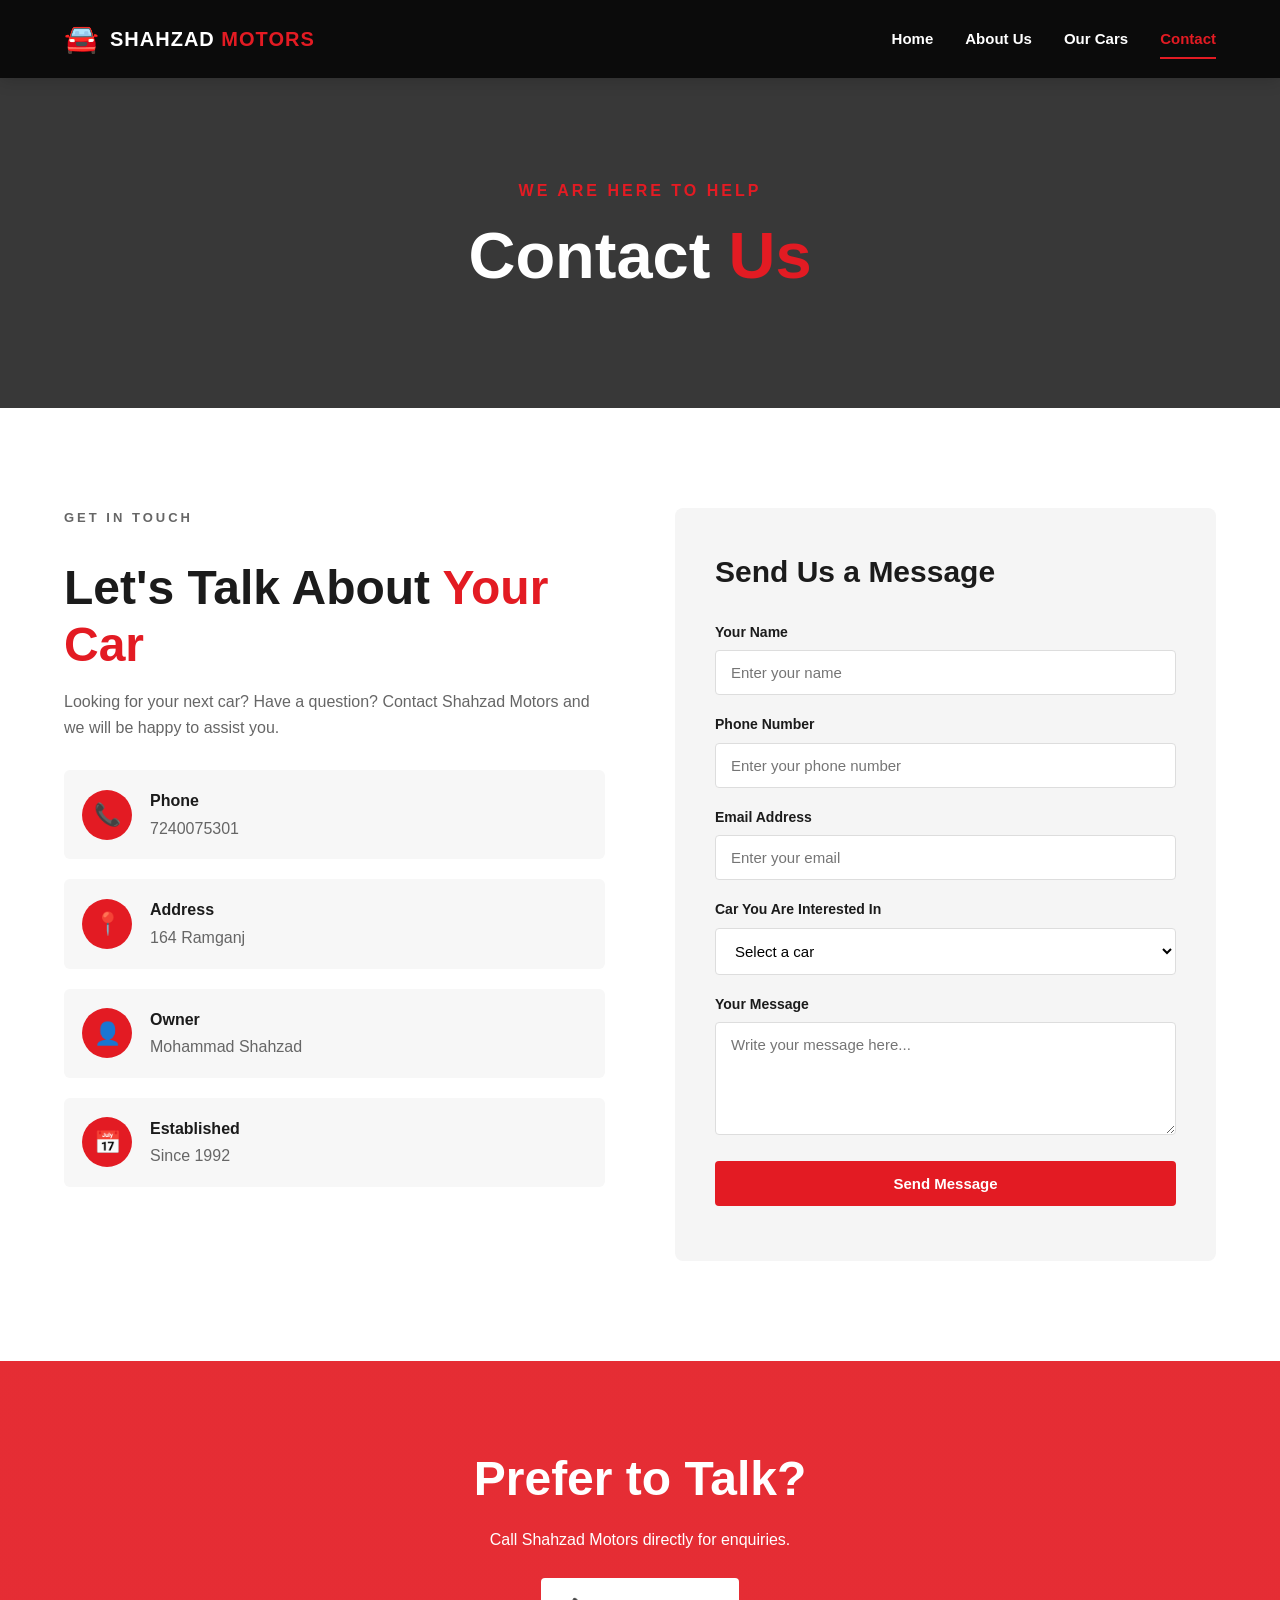
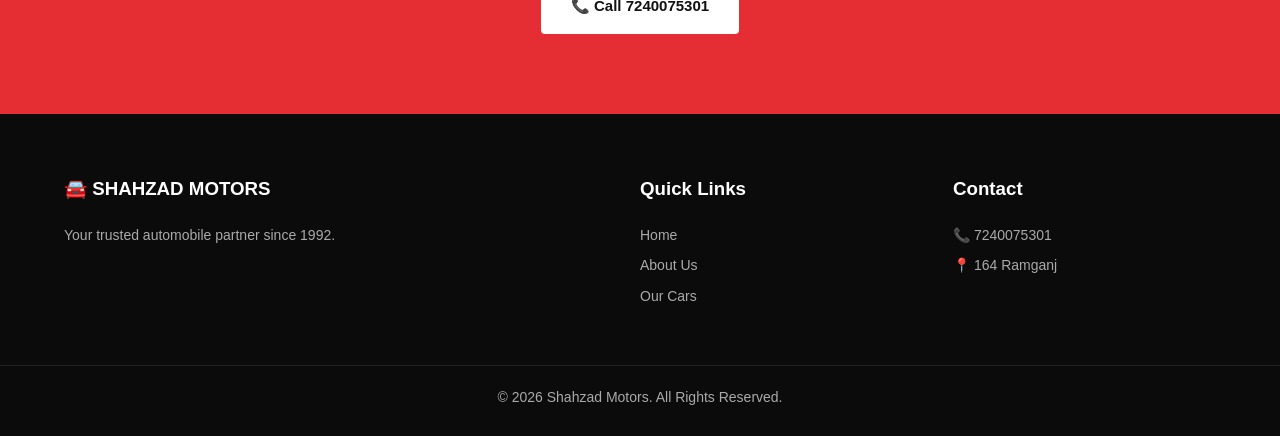
<file: contact.html>
<!DOCTYPE html>
<html lang="en">
<head>
    <meta charset="UTF-8">
    <meta name="viewport" content="width=device-width, initial-scale=1.0">
    <meta name="description" content="Contact Shahzad Motors. Call 7240075301 or visit 164 Ramganj.">
    <title>Contact Us | Shahzad Motors</title>
    <link rel="stylesheet" href="style.css">
</head>

<body>

<header class="header">
    <div class="container nav-container">

        <a href="index.html" class="logo">
            <span class="logo-icon">🚘</span>
            <span>SHAHZAD <strong>MOTORS</strong></span>
        </a>

        <button class="menu-toggle" id="menuToggle">☰</button>

        <nav class="navbar" id="navbar">
            <a href="index.html">Home</a>
            <a href="about.html">About Us</a>
            <a href="index.html#cars">Our Cars</a>
            <a href="contact.html" class="active">Contact</a>
        </nav>

    </div>
</header>


<!-- Page Banner -->
<section class="page-banner">
    <div>
        <p>WE ARE HERE TO HELP</p>
        <h1>Contact <span>Us</span></h1>
    </div>
</section>


<!-- Contact Section -->
<section class="contact-section">

    <div class="container contact-grid">

        <!-- Contact Information -->
        <div class="contact-info">

            <p class="section-tag">GET IN TOUCH</p>

            <h2>Let's Talk About <span>Your Car</span></h2>

            <p>
                Looking for your next car? Have a question?
                Contact Shahzad Motors and we will be happy to assist you.
            </p>

            <div class="contact-card">

                <div class="contact-icon">📞</div>

                <div>
                    <h3>Phone</h3>
                    <a href="tel:7240075301">7240075301</a>
                </div>

            </div>


            <div class="contact-card">

                <div class="contact-icon">📍</div>

                <div>
                    <h3>Address</h3>
                    <p>164 Ramganj</p>
                </div>

            </div>


            <div class="contact-card">

                <div class="contact-icon">👤</div>

                <div>
                    <h3>Owner</h3>
                    <p>Mohammad Shahzad</p>
                </div>

            </div>


            <div class="contact-card">

                <div class="contact-icon">📅</div>

                <div>
                    <h3>Established</h3>
                    <p>Since 1992</p>
                </div>

            </div>

        </div>


        <!-- Contact Form -->
        <div class="contact-form-wrapper">

            <h2>Send Us a Message</h2>

            <form id="contactForm">

                <div class="form-group">
                    <label for="name">Your Name</label>
                    <input
                        type="text"
                        id="name"
                        name="name"
                        placeholder="Enter your name"
                        required
                    >
                </div>


                <div class="form-group">
                    <label for="phone">Phone Number</label>
                    <input
                        type="tel"
                        id="phone"
                        name="phone"
                        placeholder="Enter your phone number"
                        required
                    >
                </div>


                <div class="form-group">
                    <label for="email">Email Address</label>
                    <input
                        type="email"
                        id="email"
                        name="email"
                        placeholder="Enter your email"
                    >
                </div>


                <div class="form-group">
                    <label for="car">Car You Are Interested In</label>

                    <select id="car" name="car">

                        <option value="">Select a car</option>
                        <option value="Luxury Sedan">Luxury Sedan</option>
                        <option value="Premium SUV">Premium SUV</option>
                        <option value="Premium Luxury Car">Premium Luxury Car</option>
                        <option value="Sports Car">Sports Car</option>
                        <option value="Family Hatchback">Family Hatchback</option>
                        <option value="Electric Car">Electric Car</option>

                    </select>

                </div>


                <div class="form-group">
                    <label for="message">Your Message</label>

                    <textarea
                        id="message"
                        name="message"
                        rows="5"
                        placeholder="Write your message here..."
                        required
                    ></textarea>

                </div>


                <button type="submit" class="btn btn-primary form-button">
                    Send Message
                </button>

                <p id="formMessage" class="form-message"></p>

            </form>

        </div>

    </div>

</section>


<!-- Call CTA -->
<section class="cta">

    <div class="container">

        <h2>Prefer to Talk?</h2>

        <p>
            Call Shahzad Motors directly for enquiries.
        </p>

        <a href="tel:7240075301" class="btn btn-light">
            📞 Call 7240075301
        </a>

    </div>

</section>


<!-- Footer -->
<footer class="footer">

    <div class="container footer-grid">

        <div>
            <h3>🚘 SHAHZAD MOTORS</h3>
            <p>
                Your trusted automobile partner since 1992.
            </p>
        </div>

        <div>
            <h3>Quick Links</h3>
            <a href="index.html">Home</a>
            <a href="about.html">About Us</a>
            <a href="index.html#cars">Our Cars</a>
        </div>

        <div>
            <h3>Contact</h3>
            <p>📞 7240075301</p>
            <p>📍 164 Ramganj</p>
        </div>

    </div>

    <div class="copyright">
        <p>© <span id="year"></span> Shahzad Motors. All Rights Reserved.</p>
    </div>

</footer>

<script src="script.js"></script>

</body>
</html>
</file>
<file: style.css>
/* =========================================
   SHAHZAD MOTORS - MAIN STYLESHEET
   ========================================= */

* {
    margin: 0;
    padding: 0;
    box-sizing: border-box;
}

html {
    scroll-behavior: smooth;
}

body {
    font-family: Arial, Helvetica, sans-serif;
    background: #ffffff;
    color: #1b1b1b;
    line-height: 1.6;
}

a {
    text-decoration: none;
    color: inherit;
}

img {
    width: 100%;
    display: block;
}

.container {
    width: 90%;
    max-width: 1200px;
    margin: auto;
}


/* =========================================
   HEADER
   ========================================= */

.header {
    width: 100%;
    background: #0b0b0b;
    color: white;
    position: sticky;
    top: 0;
    z-index: 1000;
    box-shadow: 0 3px 15px rgba(0,0,0,0.15);
}

.nav-container {
    min-height: 78px;
    display: flex;
    align-items: center;
    justify-content: space-between;
}

.logo {
    display: flex;
    align-items: center;
    gap: 10px;
    font-size: 20px;
    font-weight: 800;
    letter-spacing: 1px;
}

.logo strong {
    color: #e31b23;
}

.logo-icon {
    font-size: 28px;
}

.navbar {
    display: flex;
    align-items: center;
    gap: 32px;
}

.navbar a {
    color: #ffffff;
    font-size: 15px;
    font-weight: 600;
    transition: 0.3s;
    position: relative;
}

.navbar a:hover,
.navbar a.active {
    color: #e31b23;
}

.navbar a.active::after {
    content: "";
    width: 100%;
    height: 2px;
    background: #e31b23;
    position: absolute;
    bottom: -8px;
    left: 0;
}

.menu-toggle {
    display: none;
    border: none;
    background: transparent;
    color: white;
    font-size: 28px;
    cursor: pointer;
}


/* =========================================
   HERO
   ========================================= */

.hero {
    min-height: 650px;
    background:
        linear-gradient(90deg, rgba(0,0,0,0.88), rgba(0,0,0,0.40)),
        url("https://images.unsplash.com/photo-1492144534655-ae79c964c9d7?auto=format&fit=crop&w=1800&q=85")
        center/cover no-repeat;

    display: flex;
    align-items: center;
}

.hero-content {
    width: 90%;
    max-width: 1200px;
    margin: auto;
    color: white;
}

.hero-small {
    color: #e31b23;
    font-size: 15px;
    font-weight: 800;
    letter-spacing: 4px;
    margin-bottom: 15px;
}

.hero h1 {
    font-size: clamp(48px, 7vw, 85px);
    line-height: 1;
    margin-bottom: 25px;
    font-weight: 900;
}

.hero h1 span {
    color: #e31b23;
}

.hero-text {
    max-width: 550px;
    font-size: 18px;
    color: #e5e5e5;
    margin-bottom: 35px;
}

.hero-buttons {
    display: flex;
    gap: 15px;
    flex-wrap: wrap;
}


/* =========================================
   BUTTONS
   ========================================= */

.btn {
    display: inline-block;
    padding: 14px 28px;
    border-radius: 4px;
    font-size: 15px;
    font-weight: 700;
    transition: 0.3s;
    cursor: pointer;
    border: 2px solid transparent;
}

.btn-primary {
    background: #e31b23;
    color: white;
}

.btn-primary:hover {
    background: #b81017;
    transform: translateY(-2px);
}

.btn-outline {
    border-color: white;
    color: white;
}

.btn-outline:hover {
    background: white;
    color: #111;
}

.btn-light {
    background: white;
    color: #111;
}

.btn-light:hover {
    background: #e31b23;
    color: white;
}


/* =========================================
   FEATURES
   ========================================= */

.features {
    padding: 70px 0;
    background: #f5f5f5;
}

.feature-grid {
    display: grid;
    grid-template-columns: repeat(4, 1fr);
    gap: 20px;
}

.feature-card {
    background: white;
    padding: 30px 22px;
    text-align: center;
    border-radius: 8px;
    transition: 0.3s;
    box-shadow: 0 5px 25px rgba(0,0,0,0.05);
}

.feature-card:hover {
    transform: translateY(-8px);
}

.feature-icon {
    font-size: 40px;
    margin-bottom: 15px;
}

.feature-card h3 {
    margin-bottom: 10px;
}

.feature-card p {
    color: #666;
    font-size: 14px;
}


/* =========================================
   SECTION HEADINGS
   ========================================= */

.section-heading {
    text-align: center;
    margin-bottom: 45px;
}

.section-tag {
    color: #e31b23;
    font-size: 13px;
    font-weight: 800;
    letter-spacing: 3px;
    margin-bottom: 8px;
}

.section-heading h2,
.about-preview h2,
.about-content h2,
.contact-info h2,
.values h2 {
    font-size: clamp(32px, 5vw, 48px);
    line-height: 1.2;
    margin-bottom: 15px;
}

.section-heading h2 span,
.about-preview h2 span,
.about-content h2 span,
.contact-info h2 span,
.values h2 span {
    color: #e31b23;
}


/* =========================================
   CARS
   ========================================= */

.cars-section {
    padding: 90px 0;
}

.search-box {
    width: 90%;
    max-width: 600px;
    margin: 0 auto 40px;
}

.search-box input {
    width: 100%;
    padding: 16px 20px;
    border: 1px solid #ddd;
    border-radius: 30px;
    font-size: 16px;
    outline: none;
}

.search-box input:focus {
    border-color: #e31b23;
}

.car-grid {
    display: grid;
    grid-template-columns: repeat(3, 1fr);
    gap: 25px;
}

.car-card {
    background: white;
    border-radius: 8px;
    overflow: hidden;
    box-shadow: 0 5px 25px rgba(0,0,0,0.09);
    transition: 0.3s;
}

.car-card:hover {
    transform: translateY(-8px);
    box-shadow: 0 15px 35px rgba(0,0,0,0.15);
}

.car-image {
    height: 230px;
    overflow: hidden;
    position: relative;
}

.car-image img {
    height: 100%;
    object-fit: cover;
    transition: 0.5s;
}

.car-card:hover .car-image img {
    transform: scale(1.08);
}

.car-tag {
    position: absolute;
    top: 15px;
    left: 15px;
    background: #e31b23;
    color: white;
    padding: 6px 12px;
    font-size: 12px;
    font-weight: bold;
    border-radius: 3px;
}

.car-info {
    padding: 22px;
}

.car-info h3 {
    font-size: 22px;
    margin-bottom: 5px;
}

.car-info p {
    color: #777;
    font-size: 14px;
}

.car-bottom {
    border-top: 1px solid #eee;
    margin-top: 18px;
    padding-top: 15px;
    display: flex;
    justify-content: space-between;
    align-items: center;
}

.car-bottom strong {
    color: #e31b23;
    font-size: 13px;
}

.car-bottom a {
    font-size: 13px;
    font-weight: bold;
}


/* =========================================
   ABOUT PREVIEW
   ========================================= */

.about-preview {
    background: #f4f4f4;
    padding: 90px 0;
}

.about-preview-grid {
    display: grid;
    grid-template-columns: 1.5fr 1fr;
    gap: 70px;
    align-items: center;
}

.about-preview p {
    color: #666;
    margin-bottom: 25px;
}

.about-stat {
    background: #111;
    color: white;
    padding: 50px;
    text-align: center;
    border-radius: 8px;
}

.big-number {
    color: #e31b23;
    font-size: 65px;
    font-weight: 900;
    line-height: 1;
}

.stat-line {
    width: 60px;
    height: 3px;
    background: #e31b23;
    margin: 25px auto;
}


/* =========================================
   CTA
   ========================================= */

.cta {
    padding: 80px 20px;
    text-align: center;
    color: white;
    background:
        linear-gradient(rgba(227,27,35,0.92), rgba(227,27,35,0.92)),
        url("https://images.unsplash.com/photo-1504215680853-026ed2a45def?auto=format&fit=crop&w=1500&q=80")
        center/cover;
}

.cta h2 {
    font-size: clamp(30px, 5vw, 48px);
    margin-bottom: 10px;
}

.cta p {
    margin-bottom: 25px;
}


/* =========================================
   FOOTER
   ========================================= */

.footer {
    background: #0b0b0b;
    color: white;
    padding-top: 60px;
}

.footer-grid {
    display: grid;
    grid-template-columns: 2fr 1fr 1fr;
    gap: 50px;
    padding-bottom: 50px;
}

.footer h3 {
    margin-bottom: 20px;
}

.footer p {
    color: #aaa;
    font-size: 14px;
    margin-bottom: 8px;
}

.footer a {
    display: block;
    color: #aaa;
    margin-bottom: 8px;
    font-size: 14px;
}

.footer a:hover {
    color: #e31b23;
}

.copyright {
    border-top: 1px solid #222;
    padding: 20px;
    text-align: center;
}


/* =========================================
   PAGE BANNER
   ========================================= */

.page-banner {
    min-height: 330px;
    display: flex;
    align-items: center;
    justify-content: center;
    text-align: center;
    color: white;

    background:
        linear-gradient(rgba(0,0,0,0.78), rgba(0,0,0,0.78)),
        url("https://images.unsplash.com/photo-1494976388531-d1058494cdd8?auto=format&fit=crop&w=1600&q=80")
        center/cover;
}

.page-banner p {
    color: #e31b23;
    font-weight: bold;
    letter-spacing: 3px;
}

.page-banner h1 {
    font-size: clamp(42px, 6vw, 65px);
}

.page-banner h1 span {
    color: #e31b23;
}


/* =========================================
   ABOUT PAGE
   ========================================= */

.about-main {
    padding: 100px 0;
}

.about-main-grid {
    display: grid;
    grid-template-columns: 1fr 1fr;
    gap: 70px;
    align-items: center;
}

.about-image img {
    height: 500px;
    object-fit: cover;
    border-radius: 8px;
}

.about-content p {
    color: #666;
    margin-bottom: 18px;
}

.facts {
    background: #f5f5f5;
    padding: 90px 0;
}

.facts-grid {
    display: grid;
    grid-template-columns: repeat(4, 1fr);
    gap: 20px;
}

.fact-card {
    background: white;
    text-align: center;
    padding: 35px 20px;
    border-radius: 8px;
}

.fact-icon {
    font-size: 38px;
    margin-bottom: 15px;
}

.fact-card h3 {
    margin-bottom: 8px;
}

.fact-card p {
    color: #e31b23;
    font-weight: bold;
}

.values {
    padding: 100px 0;
}

.values-grid {
    display: grid;
    grid-template-columns: 1fr 1fr;
    gap: 70px;
}

.value-item {
    display: flex;
    gap: 20px;
    padding: 20px 0;
    border-bottom: 1px solid #ddd;
}

.value-item > span {
    color: #e31b23;
    font-size: 22px;
    font-weight: bold;
}

.value-item h3 {
    margin-bottom: 5px;
}

.value-item p {
    color: #666;
}


/* =========================================
   CONTACT PAGE
   ========================================= */

.contact-section {
    padding: 100px 0;
}

.contact-grid {
    display: grid;
    grid-template-columns: 1fr 1fr;
    gap: 70px;
}

.contact-info > p {
    color: #666;
    margin-bottom: 30px;
}

.contact-card {
    display: flex;
    gap: 18px;
    align-items: center;
    margin-bottom: 20px;
    padding: 18px;
    background: #f7f7f7;
    border-radius: 6px;
}

.contact-icon {
    width: 50px;
    height: 50px;
    display: flex;
    align-items: center;
    justify-content: center;
    background: #e31b23;
    color: white;
    border-radius: 50%;
    font-size: 22px;
}

.contact-card h3 {
    font-size: 16px;
    margin-bottom: 2px;
}

.contact-card p,
.contact-card a {
    color: #666;
}

.contact-card a:hover {
    color: #e31b23;
}

.contact-form-wrapper {
    background: #f5f5f5;
    padding: 40px;
    border-radius: 8px;
}

.contact-form-wrapper h2 {
    margin-bottom: 25px;
    font-size: 30px;
}

.form-group {
    margin-bottom: 18px;
}

.form-group label {
    display: block;
    margin-bottom: 7px;
    font-size: 14px;
    font-weight: bold;
}

.form-group input,
.form-group textarea,
.form-group select {
    width: 100%;
    border: 1px solid #ddd;
    background: white;
    padding: 13px 15px;
    border-radius: 4px;
    font-family: inherit;
    font-size: 15px;
    outline: none;
}

.form-group input:focus,
.form-group textarea:focus,
.form-group select:focus {
    border-color: #e31b23;
}

.form-group textarea {
    resize: vertical;
}

.form-button {
    border: none;
    width: 100%;
}

.form-message {
    text-align: center;
    margin-top: 15px;
    font-weight: bold;
}


/* =========================================
   RESPONSIVE DESIGN
   ========================================= */

@media (max-width: 900px) {

    .feature-grid {
        grid-template-columns: repeat(2, 1fr);
    }

    .car-grid {
        grid-template-columns: repeat(2, 1fr);
    }

    .about-preview-grid,
    .about-main-grid,
    .values-grid,
    .contact-grid {
        grid-template-columns: 1fr;
    }

    .facts-grid {
        grid-template-columns: repeat(2, 1fr);
    }

    .footer-grid {
        grid-template-columns: 1fr 1fr;
    }

}


@media (max-width: 700px) {

    .nav-container {
        min-height: 68px;
    }

    .logo {
        font-size: 16px;
    }

    .menu-toggle {
        display: block;
    }

    .navbar {
        display: none;
        position: absolute;
        top: 68px;
        left: 0;
        width: 100%;
        background: #0b0b0b;
        flex-direction: column;
        align-items: flex-start;
        padding: 20px 5%;
        gap: 18px;
    }

    .navbar.show {
        display: flex;
    }

    .navbar a.active::after {
        display: none;
    }

    .hero {
        min-height: 580px;
    }

    .hero h1 {
        font-size: 52px;
    }

    .feature-grid,
    .car-grid,
    .facts-grid {
        grid-template-columns: 1fr;
    }

    .footer-grid {
        grid-template-columns: 1fr;
        gap: 30px;
    }

    .about-image img {
        height: 350px;
    }

    .contact-form-wrapper {
        padding: 25px;
    }

    .page-banner {
        min-height: 260px;
    }

}


@media (max-width: 450px) {

    .hero h1 {
        font-size: 43px;
    }

    .hero-text {
        font-size: 16px;
    }

    .hero-buttons {
        flex-direction: column;
        align-items: flex-start;
    }

    .btn {
        padding: 12px 22px;
    }

}
</file>
